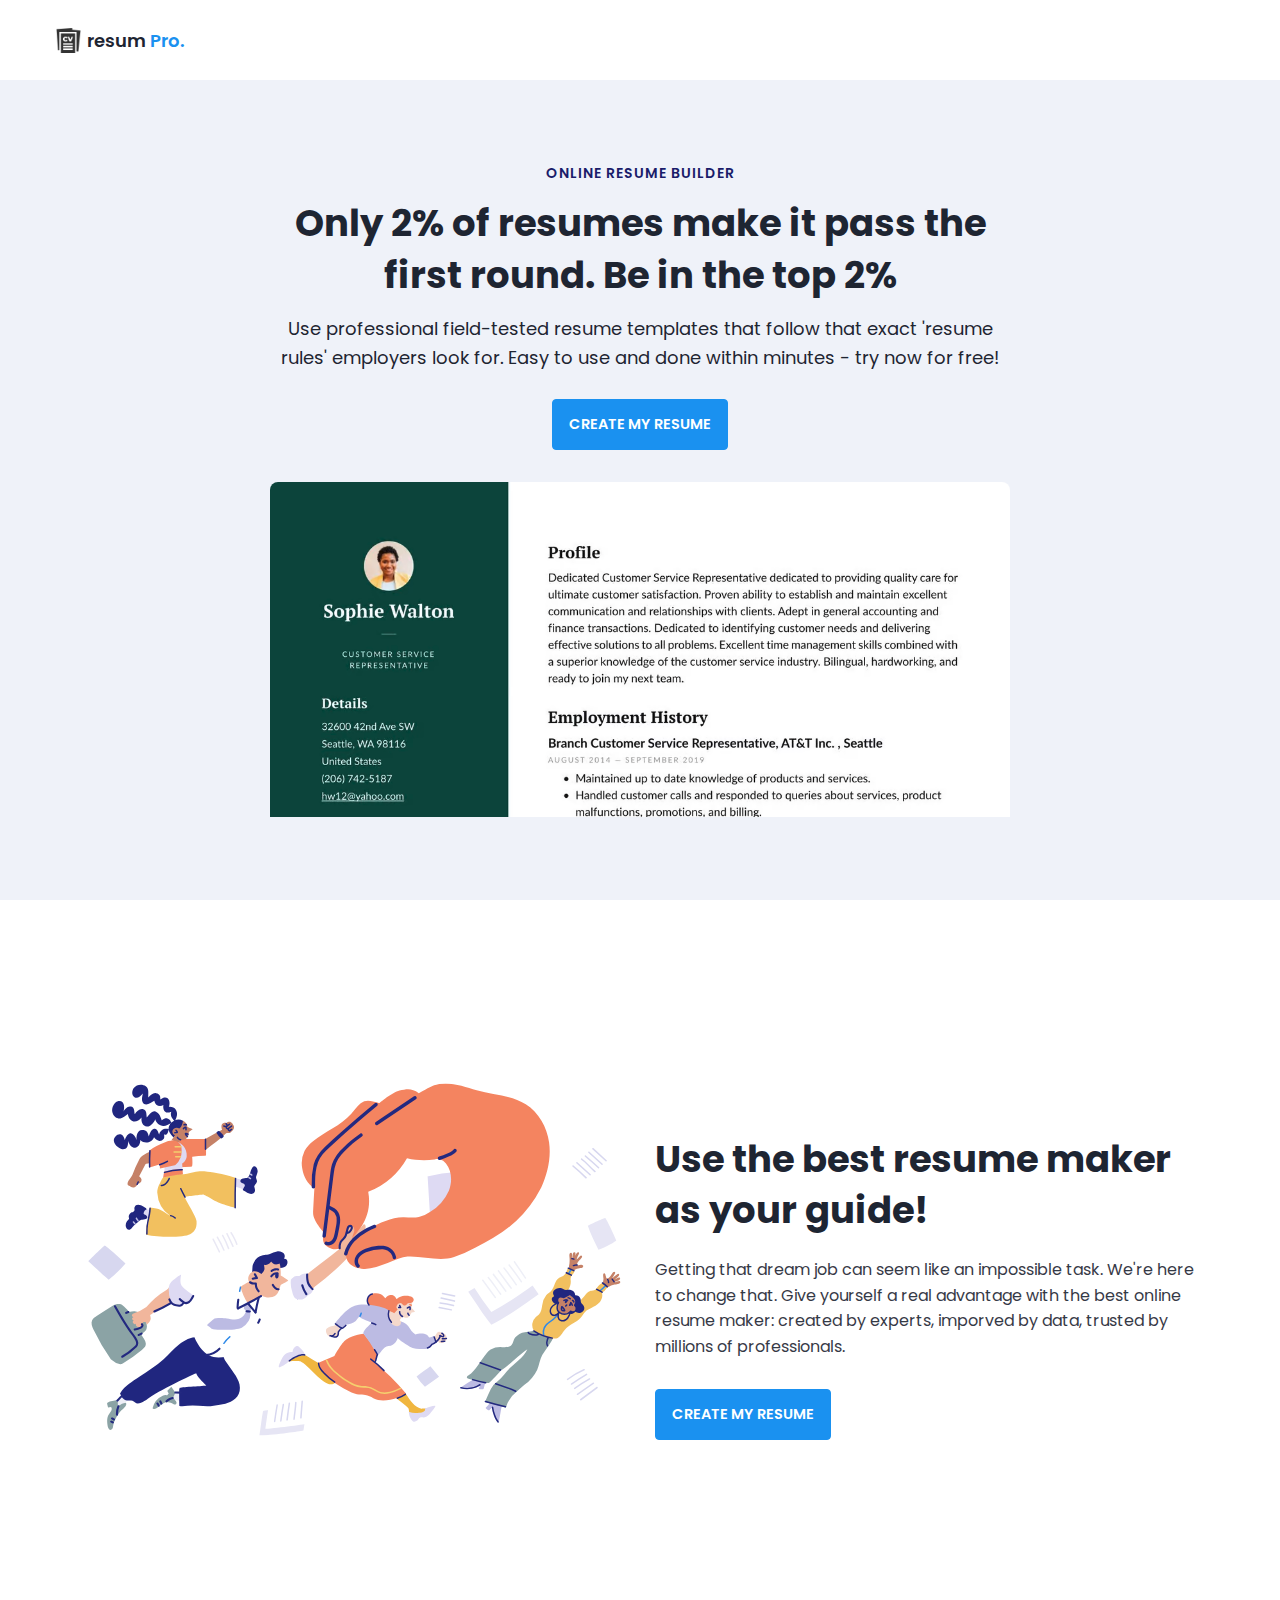
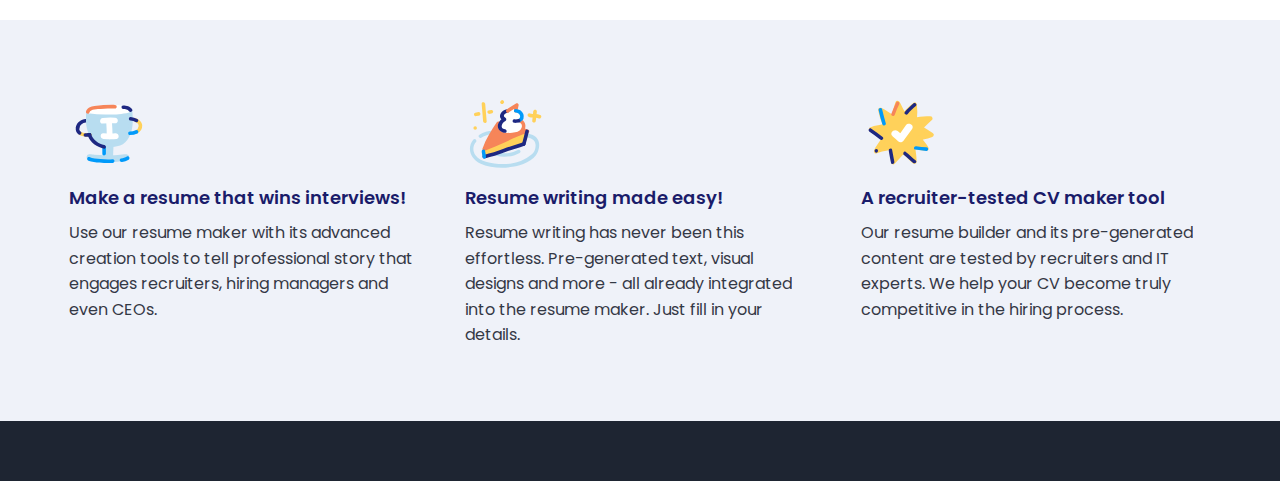
<file: Resume Generator/ResumeBuilder/index.html>
<!DOCTYPE html>
<html>
    <head>
        <meta charset="utf-8">
        <meta http-equiv="X-UA-Compatible" content="IE=edge">
        <title>Home Page</title>
        <meta name="description" content="">
        <meta name="viewport" content="width=device-width, initial-scale=1">
        <link rel="stylesheet" href="assets/css/main.css">
    </head>
    <body>

        <nav class = "navbar bg-white">
            <div class="container">
                <div class = "navbar-content">
                    <div class = "brand-and-toggler">
                        <a href = "index.html" class = "navbar-brand">
                            <img src = "assets/images/curriculum-vitae.png" alt = "" class = "navbar-brand-icon">
                            <span class = "navbar-brand-text">resum <span>Pro.</span>
                        </a>
                        
                    </div>
                </div>
            </div>
        </nav>

        <header class = "header bg-bright" id = "header">
            <div class = "container">
                <div class = "header-content text-center">
                    <h6 class = "text-uppercase text-blue-dark fs-14 fw-6 ls-1">online resume builder</h6>
                    <h1 class = "lg-title">Only 2% of resumes make it pass the first round. Be in the top 2%</h1>
                    <p class = "text-dark fs-18">Use professional field-tested resume templates that follow that exact 'resume rules' employers look for. Easy to use and done within minutes - try now for free!</p>
                    <a href = "resume.html" class = "btn btn-primary text-uppercase">create my resume</a>
                    <img src = "resume-temp.png">
                </div>
            </div>
        </header>

        <div class="section-one">
            <div class="container">
                <div class = "section-one-content">
                    <div class="section-one-l">
                        <img src = "assets/images/visual-0c7080adf17f1f207276f613447c924f667dab34b7ac415cd7ef653172defd0b.svg">
                    </div>
                    <div class = "section-one-r text-center">
                        <h2 class = "lg-title">Use the best resume maker as your guide!</h2>
                        <p class = "text">Getting that dream job can seem like an impossible task. We're here to change that. Give yourself a real advantage with the best online resume maker: created by experts, imporved by data, trusted by millions of professionals.</p>
                        <div class = "btn-group">
                            <a href = "resume.html" class = "btn btn-primary text-uppercase">create my resume</a>
                            
                        </div>
                    </div>
                </div>
            </div>
        </div>

        <div class = "section-two bg-bright">
            <div class="container">
                <div class="section-two-content">
                    <div class = "section-items">
                        <div class = "section-item">
                            <div class = "section-item-icon">
                                <img src = "assets/images/feature-1-edf4481d69166ac81917d1e40e6597c8d61aa970ad44367ce78049bf830fbda5.svg" alt = "">
                            </div>
                            <h5 class = "section-item-title">Make a resume that wins interviews!</h5>
                            <p class = "text">Use our resume maker with its advanced creation tools to tell professional story that engages recruiters, hiring managers and even CEOs.</p>
                        </div>

                        <div class = "section-item">
                            <div class = "section-item-icon">
                                <img src = "assets/images/feature-2-a7a471bd973c02a55d1b3f8aff578cd3c9a4c5ac4fc74423d94ecc04aef3492b.svg" alt = "">
                            </div>
                            <h5 class = "section-item-title">Resume writing made easy!</h5>
                            <p class = "text">Resume writing has never been this effortless. Pre-generated text, visual designs and more - all already integrated into the resume maker. Just fill in your details.</p>
                        </div>

                        <div class = "section-item">
                            <div class = "section-item-icon">
                                <img src = "assets/images/feature-3-4e87a82f83e260488c36f8105e26f439fdc3ee5009372bb5e12d9421f32eabdd.svg" alt = "">
                            </div>
                            <h5 class = "section-item-title">A recruiter-tested CV maker tool</h5>
                            <p class = "text">Our resume builder and its pre-generated content are tested by recruiters and IT experts. We help your CV become truly competitive in the hiring process.</p>
                        </div>
                    </div>
                </div>
            </div>
        </div>

        <footer class = "footer bg-dark">
            <div class="container">
                <div class = "footer-content text-center">
                   
                </div>
            </div>
        </footer>
        
    </body>
</html>
</file>
<file: Resume Generator/ResumeBuilder/assets/css/main.css>
@import url('https://fonts.googleapis.com/css2?family=Manrope:wght@200;300;400;500;600;700;800&family=Poppins:ital,wght@0,100;0,200;0,300;0,400;0,500;0,600;0,700;0,800;0,900;1,100;1,200;1,300;1,400;1,500;1,600;1,700;1,800;1,900&display=swap');

:root{
    --clr-blue: #1A91F0;
    --clr-blue-mid: #1170CD;
    --clr-blue-dark: #1A1C6A;
    --clr-white: #fff;
    --clr-bright: #EFF2F9;
    --clr-dark: #1e2532;
    --clr-black: #000;
    --clr-grey: #656e83;
    --clr-green: #084C41;
    --font-poppins: 'Poppins', sans-serif;
    --font-manrope: 'Manrope', sans-serif;;
    --transition: all 300ms ease-in-out;
}

*{
    padding: 0;
    margin: 0;
    box-sizing: border-box;
}

html{
    font-size: 10px;
}

body{
    font-size: 1.6rem;
    font-family: var(--font-poppins);
}

button{
    border: none;
    background-color: transparent;
    outline: 0;
    cursor: pointer;
    font-family: inherit;
}

img{
    width: 100%;
    display: block;
}

a{
    text-decoration: none;
}

/* fonts */
.font-poppins{font-family: var(--font-poppins);}
.font-manrope{font-family: var(--font-manrope);}

/* text colors */
.text-blue{color: var(--clr-blue);}
.text-blue-mid{color: var(--clr-blue-mid);}
.text-blue-dark{color: var(--clr-blue-dark);}
.text-bright{color: var(--clr-bright);}
.text-dark{color: var(--clr-dark);}
.text-grey{color: var(--clr-grey);}
.text-white{color: var(--clr-white);}

/* backgrounds */
.bg-blue{background-color: var(--clr-blue);}
.bg-blue-mid{background-color: var(--clr-blue-mid);}
.bg-blue-dark{background-color: var(--clr-blue-dark);}
.bg-bright{background-color: var(--clr-bright);}
.bg-dark{background-color: var(--clr-dark);}
.bg-grey{background-color: var(--clr-grey);}
.bg-white{background-color: var(--clr-white);}
.bg-black{background-color: var(--clr-black);}
.bg-green{background-color: var(--clr-green);}

.text-center{ text-align: center;}
.text-left{text-align: left;}
.text-right{text-align: right;}
.text-uppercase{text-transform: uppercase;}
.text-lowercase{text-transform: lowercase;}
.text-capitalize{text-transform: capitalize;}
.text{
    color: var(--clr-dark);
    opacity: 0.9;
    margin: 2rem 0;
    line-height: 1.6;
}

.fw-2{font-weight: 200;}
.fw-3{font-weight: 300;}
.fw-4{font-weight: 400;}
.fw-5{font-weight: 500;}
.fw-6{font-weight: 600;}
.fw-7{font-weight: 700;}
.fw-8{font-weight: 800;}

.fs-13{font-size: 13px;}
.fs-14{font-size: 14px;}
.fs-15{font-size: 15px;}
.fs-16{font-size: 16px;}
.fs-17{font-size: 17px;}
.fs-18{font-size: 18px;}
.fs-19{font-size: 19px;}
.fs-20{font-size: 20px;}
.fs-21{font-size: 21px;}
.fs-22{font-size: 22px;}
.fs-23{font-size: 23px;}
.fs-24{font-size: 24px;}
.fs-25{font-size: 25px;}

.ls-1{letter-spacing: 1px;}
.ls-2{letter-spacing: 2px;}

.container{
    max-width: 1200px;
    margin: 0 auto;
    padding: 0 1.6rem;
}

/* bars button */
.bars{
    display: flex;
    flex-direction: column;
    justify-content: space-between;
    height: 16.5px;
    width: 25px;
}
.bars .bar{
    width: 100%;
    height: 2px;
    background-color: var(--clr-blue);
    transition: var(--transition);
}

.bars:hover .bar{
    background-color: var(--clr-dark);
}

/* buttons */
.btn{
    font-size: 14.5px;
    font-weight: 600;
    padding: 1.4rem 1.6rem;
    border-radius: 4px;
    display: inline-block;
}

.btn-primary{
    background-color: var(--clr-blue);
    color: var(--clr-white);
    border: 1px solid var(--clr-blue);
    transition: var(--transition);
}

.btn-primary:hover{
    background-color: transparent;
    color: var(--clr-dark);
    border-color: var(--clr-grey);
}

.btn-secondary{
    background-color: transparent;
    color: var(--clr-dark);
    border: 1px solid var(--clr-grey);
    transition: var(--transition);
}

.btn-secondary:hover{
    background-color: var(--clr-blue);
    color: var(--clr-white);
    border-color: var(--clr-blue);
}

.btn-group button:first-child, .btn-group a:first-child{
    margin-right: 1rem!important;
}

/* navbar part */
.navbar{
    height: 80px;
    display: flex;
    align-items: center;
    box-shadow: rgba(0, 0, 0, 0.08) 0px 3px 8px;
}

.navbar .container{
    width: 100%;
}

.navbar-brand{
    display: flex;
    align-items: center;
    justify-content: flex-start;
    font-size: 1.8rem;
}
.navbar-brand-text{
    color: var(--clr-dark);
    font-weight: 600;
}
.navbar-brand-text span{
    color: var(--clr-blue);
}
.navbar-brand-icon{
    width: 25px;
    margin-right: 6px;
    opacity: 0.8;
}
.brand-and-toggler{
    display: flex;
    align-items: center;
    justify-content: space-between;
}
.header{
    min-height: calc(100vh - 80px);
    display: flex;
    flex-direction: column;
    align-items: center;
    justify-content: center;
}
.header-content{
    max-width: 740px;
    margin-right: auto;
    margin-left: auto;
}
.header-content img{
    max-width: 760px;
    border-top-right-radius: 8px;
    border-top-left-radius: 8px;
    margin-top: 3.2rem;
}
.lg-title{
    margin: 1.4rem 0;
    font-size: 37px;
    line-height: 1.4;
    color: var(--clr-dark);
}
.header-content p{
    margin-bottom: 2.6rem;
    line-height: 1.6;
}


/* section one */
.section-one{
    padding: 64px 0;
    min-height: 80vh;
    display: flex;
    align-items: center;
}
.section-one-l img{
    max-width: 545px;
    margin-right: auto;
    margin-left: auto;
}
.section-one-r{
    margin-top: 4rem;
}

.section-one .btn-group{
    margin-top: 2rem;
}
.section-one-r{
    max-width: 545px;
    margin-right: auto;
    margin-left: auto;
}
.section-one-r .btn-group{
    margin-top: 3rem;
}

/* section two */
.section-two{
    padding: 64px 0;
}
.section-two .section-items{
    display: grid;
    gap: 2rem;
}

.section-two .section-item{
    max-width: 350px;
    text-align: center;
    margin-right: auto;
    margin-left: auto;
}
.section-two .section-item-icon{
    margin: 1rem 0;
}
.section-two .section-item-icon img{
    width: 80px;
    margin-right: auto;
    margin-left: auto;
}
.section-two .section-item-title{
    color: var(--clr-blue-dark);
    font-size: 1.8rem;
    font-weight: 600;
}
.section-two .text{
    margin: 0.9rem 0;
}

/* footer */
.footer{
    padding: 3rem 0;
}
.footer-content p{
    color: var(--clr-grey);
}
.footer-content p span{
    color: var(--clr-white);
}

/* media queries */
@media screen and (min-width: 768px){
    .section-two .section-items{
        grid-template-columns: repeat(2, 1fr);
    }
}

@media screen and (min-width: 992px){
    .section-one-content{
        display: grid;
        grid-template-columns: repeat(2, 1fr);
        column-gap: 3rem;
    }
    .section-one-r{
        text-align: left;
    }
    .section-two .section-items{
        grid-template-columns: repeat(3, 1fr);
    }
    .section-two .section-item{
        text-align: left;
    }
    .section-two .section-item-icon img{
        margin-left: 0;
    }
}



/* resume page */
#about-sc{
    padding: 64px 0;
}

.cv-form-row-title{
    background-color: var(--clr-dark);
    padding: 0.8rem 1.6rem;
    margin-bottom: 2rem;
}

.cv-form-row-title h3{
    color: var(--clr-white);
    font-weight: 500;
    text-transform: uppercase;
    letter-spacing: 1.5px;
    font-size: 1.7rem;
}
.cv-form-blk{
    margin: 3rem 0;
}
.cv-form-row{
    padding: 3rem 2rem 0 2rem;
    border: 1px solid rgba(0, 0, 0, 0.08);
    margin-bottom: 1rem;
    position: relative;
}
textarea{
    resize: none;
}
.form-elem{
    margin-bottom: 3rem;
    position: relative;
}
.form-label{
    display: block;
    font-weight: 600;
    font-size: 14px;
    color: var(--clr-dark);
    margin-bottom: 0.5rem;
}
.form-control{
    border-radius: none;
    border: 1px solid rgba(0, 0, 0, 0.1);
    font-size: 14px;
    padding: 0.8rem 1.6rem;
    font-family: inherit;
    width: 100%;
    outline: 0;
    transition: var(--transition);
}

.form-control:focus{
    border-color: rgba(0, 0, 0, 0.3);
}
.form-text{
    color: #ca0b00;
    font-size: 12px;
    position: absolute;
    letter-spacing: 0.5px;
    top: calc(100% + 2px);
    left: 0;
    width: 100%;
}
.cols-3, .cols-2{
    display: grid;
}
.repeater-add-btn{
    width: 25px;
    height: 25px;
    background-color: var(--clr-blue-mid);
    font-size: 1.6rem;
    color: var(--clr-white);
    margin: 1rem 0;
}
.repeater-remove-btn{
    position: absolute;
    top: 10px;
    right: 10px;
    z-index: 999;
    width: 25px;
    height: 25px;
    border-radius: 50%;
    background-color: #ca0b00;
    color: var(--clr-white);
    font-size: 1.6rem;
}

/* preview section */
.preview-cnt{
    border-radius: 5px;
    display: grid;
    grid-template-columns: 32% auto;
    box-shadow: rgba(149, 157, 165, 0.2) 0px 8px 24px;
    overflow: hidden;
}

.preview-cnt-l{
    padding: 3rem 3rem 2rem 3rem;
}
.preview-cnt-r{
    padding: 3rem 3rem 3rem 4rem;
}
.preview-cnt-l .preview-blk:nth-child(1){
    text-align: center;
}
.preview-image{
    width: 120px;
    height: 120px;
    border-radius: 50%;
    overflow: hidden;
    margin-right: auto;
    margin-left: auto;
}
.preview-image img{
    width: 100%;
    height: 100%;
    object-fit: cover;
}
.preview-item-name{
    font-size: 2.4rem;
    font-weight: 600;
    margin: 1.8rem 0;
    position: relative;
}
.preview-item-name::after{
    position: absolute;
    content: "";
    bottom: -10px;
    width: 50px;
    height: 1.5px;
    background-color: rgba(255, 255, 255, 0.5);
    left: 50%;
    transform: translateX(-50%);
}
.preview-blk{
    padding: 1rem 0;
    margin-bottom: 1rem;
}
.preview-blk-title h3{
    text-transform: uppercase;
    letter-spacing: 0.5px;
    border-bottom: 0.5px solid rgba(0, 0, 0, 0.08);
    padding-bottom: 0.5rem;
}
.preview-blk-title{
    margin-bottom: 1rem;
}
.preview-blk-list .preview-item{
    font-size: 1.5rem;
    margin-bottom: 0.2rem;
    opacity: 0.95;
}
.preview-cnt-r .preview-blk-title{
    color: var(--clr-dark);
}
.preview-cnt-r .preview-blk-list .preview-item{
    margin-top: 1.8rem;
}

.achievements-items.preview-blk-list .preview-item span:first-child,
.educations-items.preview-blk-list .preview-item span:first-child,
.experiences-items.preview-blk-list .preview-item span:first-child{
    display: block;
    font-weight: 600;
    margin-bottom: 1rem;
    background-color: rgba(0, 0, 0, 0.03);
}

.educations-items.preview-blk-list .preview-item span:nth-child(2),
.experiences-items.preview-blk-list .preview-item span:nth-child(2){
    font-weight: 600;
    margin-right: 1rem;
}

.educations-items.preview-blk-list .preview-item span:nth-child(3),
.experiences-items.preview-blk-list .preview-item span:nth-child(3){
    font-style: italic;
    margin-right: 1rem;
}

.educations-items.preview-blk-list .preview-item span:nth-child(4),
.educations-items.preview-blk-list .preview-item span:nth-child(5),
.experiences-items.preview-blk-list .preview-item span:nth-child(4),
.experiences-items.preview-blk-list .preview-item span:nth-child(5){
    margin-right: 1rem;
    background-color: var(--clr-green);
    color: var(--clr-white);
    padding: 0 1rem;
    border-radius: 0.6rem;
}

.educations-items.preview-blk-list .preview-item span:nth-child(6),
.experiences-items.preview-blk-list .preview-item span:nth-child(6){
    font-size: 13.5px;
    display: block;
    opacity: 0.8;
    margin-top: 1rem;
}
.projects-items.preview-blk-list .preview-item span:first-child{
    font-weight: 600;
    margin-right: 1rem;
    display: block;
}
.projects-items.preview-blk-list .preview-item span:nth-child(2),
.projects-items.preview-blk-list .preview-item span:nth-child(3){
    display: block;
}

@media screen and (min-width: 768px){
    .cols-3{
        grid-template-columns: repeat(3, 1fr);
        column-gap: 2rem;
    }
    .cols-2{
        grid-template-columns: repeat(2, 1fr);
        column-gap: 2rem;
    }
}

@media screen and (min-width: 992px){
    .cv-form-row{
        padding: 3rem 3rem 0rem 3rem;
    }
    .cols-3{
        grid-template-columns: repeat(3, 1fr);
    }
}

.print-btn-sc{
    margin: 2rem 0 6rem 0;
}

/* print section */
@media print{
    body *{
        visibility: hidden;
    }

    .non_print_area{
        display: none;
    }

    .print_area, .print_area *{
        visibility: visible;
    }

    .print_area{
        width: 100%;
        position: absolute;
        left: 0;
        top: 0;
        overflow: hidden;
    }
}
</file>
